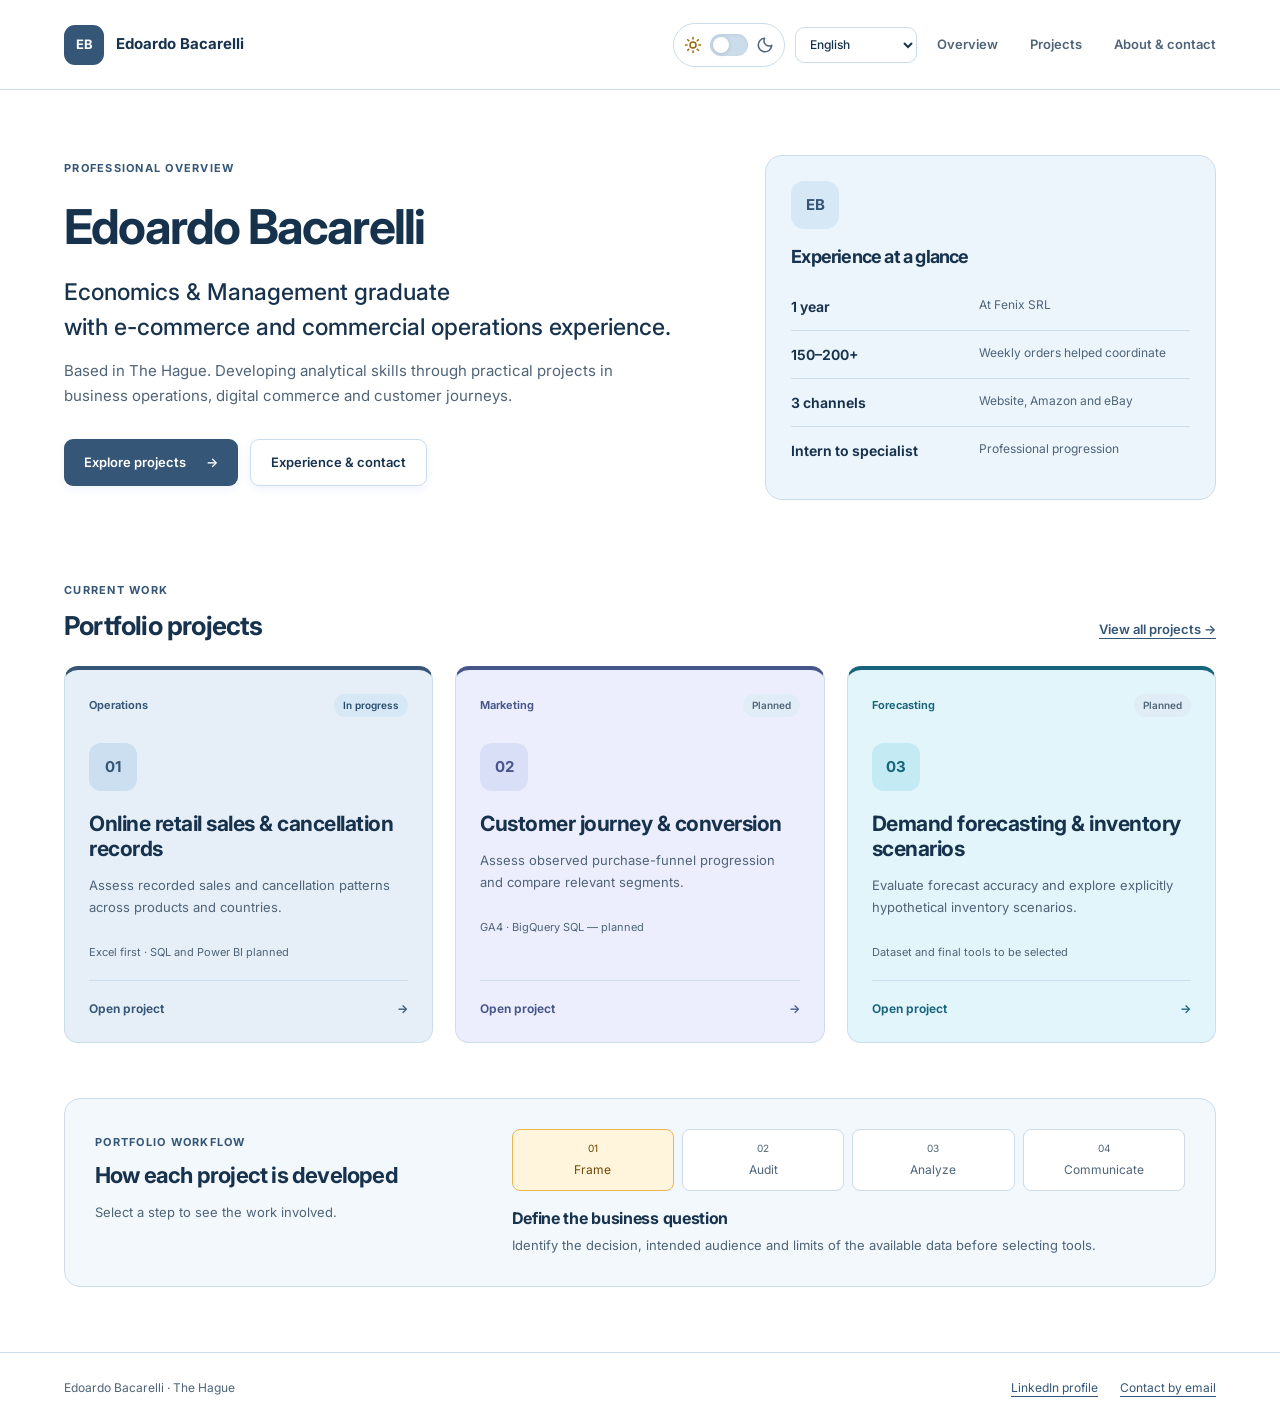
<file: index.html>
<!doctype html><html lang="en"><head><meta charset="utf-8"><meta name="viewport" content="width=device-width,initial-scale=1"><meta name="description" content="Edoardo Bacarelli: economics and management graduate with e-commerce operations experience, developing skills in business analytics."><title>Overview | Edoardo Bacarelli</title><script>try{document.documentElement.dataset.theme=localStorage.getItem("eb-theme")||(matchMedia("(prefers-color-scheme: dark)").matches?"dark":"light")}catch(e){}</script><link rel="stylesheet" href="style.css"><script src="translations.js" defer></script><script src="script.js" defer></script></head><body><a class="skip" href="#main">Skip to content</a><header><a class="brand" href="index.html"><span>EB</span> Edoardo Bacarelli</a><button class="menu" aria-expanded="false" aria-controls="nav">Menu</button><nav id="nav"><a href="index.html">Overview</a><a href="projects.html">Projects</a><a href="about.html">About & contact</a></nav></header><main id="main" tabindex="-1"><section class="intro"><div><span class="label">PROFESSIONAL OVERVIEW</span><h1>Edoardo Bacarelli</h1><p class="subtitle">Economics & Management graduate<br>with e-commerce and commercial operations experience.</p><p class="description">Based in The Hague. Developing analytical skills through practical projects in business operations, digital commerce and customer journeys.</p><div class="actions"><a class="button" href="projects.html">Explore projects <span aria-hidden="true">&rarr;</span></a><a class="button secondary" href="about.html">Experience & contact</a></div></div><aside class="profile-panel"><div class="avatar" aria-hidden="true">EB</div><h2>Experience at a glance</h2><dl><div><dt>1 year</dt><dd>At Fenix SRL</dd></div><div><dt>150–200+</dt><dd>Weekly orders helped coordinate</dd></div><div><dt>3 channels</dt><dd>Website, Amazon and eBay</dd></div><div><dt>Intern to specialist</dt><dd>Professional progression</dd></div></dl></aside></section><section><div class="section-head"><div><span class="label">CURRENT WORK</span><h2>Portfolio projects</h2></div><a href="projects.html">View all projects &rarr;</a></div><div class="project-grid"><article class="project-card blue" data-category="operations"><div class="card-meta"><span class="category">Operations</span><span class="badge working">In progress</span></div><div class="project-icon" aria-hidden="true">01</div><h2>Online retail sales & cancellation records</h2><p>Assess recorded sales and cancellation patterns across products and countries.</p><div class="tool-line">Excel first · SQL and Power BI planned</div><a class="card-link" href="retail.html">Open project <span aria-hidden="true">&rarr;</span></a></article><article class="project-card purple" data-category="marketing"><div class="card-meta"><span class="category">Marketing</span><span class="badge ">Planned</span></div><div class="project-icon" aria-hidden="true">02</div><h2>Customer journey & conversion</h2><p>Assess observed purchase-funnel progression and compare relevant segments.</p><div class="tool-line">GA4 · BigQuery SQL — planned</div><a class="card-link" href="marketing.html">Open project <span aria-hidden="true">&rarr;</span></a></article><article class="project-card orange" data-category="forecasting"><div class="card-meta"><span class="category">Forecasting</span><span class="badge ">Planned</span></div><div class="project-icon" aria-hidden="true">03</div><h2>Demand forecasting & inventory scenarios</h2><p>Evaluate forecast accuracy and explore explicitly hypothetical inventory scenarios.</p><div class="tool-line">Dataset and final tools to be selected</div><a class="card-link" href="forecast.html">Open project <span aria-hidden="true">&rarr;</span></a></article></div></section><section class="workflow-box"><div><span class="label">PORTFOLIO WORKFLOW</span><h2>How each project is developed</h2><p>Select a step to see the work involved.</p></div><div class="workflow" data-workflow><div class="workflow-buttons" role="group" aria-label="Project development steps"><button data-step="0" aria-pressed="true"><span>01</span>Frame</button><button data-step="1" aria-pressed="false"><span>02</span>Audit</button><button data-step="2" aria-pressed="false"><span>03</span>Analyze</button><button data-step="3" aria-pressed="false"><span>04</span>Communicate</button></div><div class="workflow-detail" aria-live="polite"><h3>Define the business question</h3><p>Identify the decision, intended audience and limits of the available data before selecting tools.</p></div></div></section></main><footer><span>Edoardo Bacarelli · The Hague</span><div class="footer-links"><a href="https://www.linkedin.com/in/edoardo-bacarelli-536613230/" target="_blank" rel="noopener noreferrer">LinkedIn profile</a> <a href="mailto:edoardobacarelli@gmail.com">Contact by email</a></div></footer></body></html>
</file>
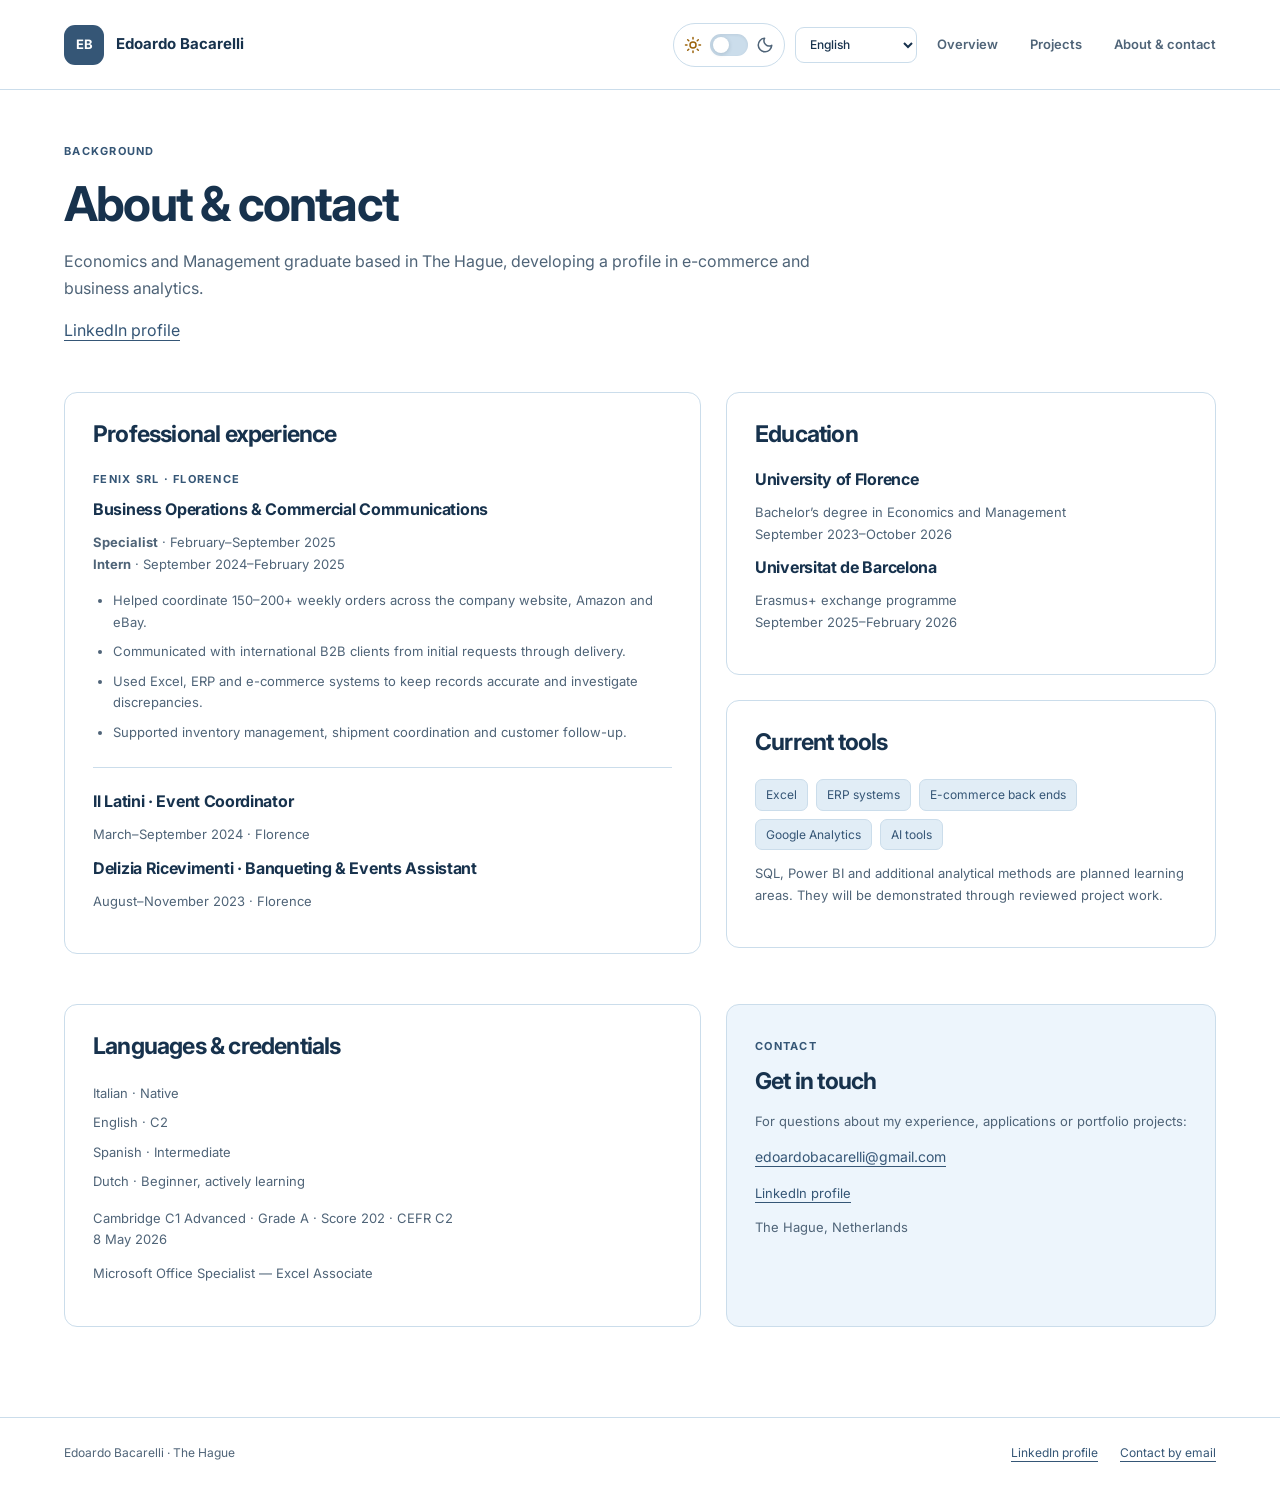
<file: about.html>
<!doctype html><html lang="en"><head><meta charset="utf-8"><meta name="viewport" content="width=device-width,initial-scale=1"><meta name="description" content="Edoardo Bacarelli: economics and management graduate with e-commerce operations experience, developing skills in business analytics."><title>About & contact | Edoardo Bacarelli</title><script>try{document.documentElement.dataset.theme=localStorage.getItem("eb-theme")||(matchMedia("(prefers-color-scheme: dark)").matches?"dark":"light")}catch(e){}</script><link rel="stylesheet" href="style.css"><script src="translations.js" defer></script><script src="script.js" defer></script></head><body><a class="skip" href="#main">Skip to content</a><header><a class="brand" href="index.html"><span>EB</span> Edoardo Bacarelli</a><button class="menu" aria-expanded="false" aria-controls="nav">Menu</button><nav id="nav"><a href="index.html">Overview</a><a href="projects.html">Projects</a><a href="about.html">About & contact</a></nav></header><main id="main" tabindex="-1"><div class="page-heading"><span class="label">BACKGROUND</span><h1>About & contact</h1><p>Economics and Management graduate based in The Hague, developing a profile in e-commerce and business analytics.</p><p><a href="https://www.linkedin.com/in/edoardo-bacarelli-536613230/" target="_blank" rel="noopener noreferrer">LinkedIn profile</a></p></div><div class="about-grid"><section class="white-panel"><h2>Professional experience</h2><div class="timeline-item"><span class="label">FENIX SRL · FLORENCE</span><h3>Business Operations & Commercial Communications</h3><p><strong>Specialist</strong> · February–September 2025<br><strong>Intern</strong> · September 2024–February 2025</p><ul><li>Helped coordinate 150–200+ weekly orders across the company website, Amazon and eBay.</li><li>Communicated with international B2B clients from initial requests through delivery.</li><li>Used Excel, ERP and e-commerce systems to keep records accurate and investigate discrepancies.</li><li>Supported inventory management, shipment coordination and customer follow-up.</li></ul></div><div class="timeline-item"><h3>Il Latini · Event Coordinator</h3><p>March–September 2024 · Florence</p><h3>Delizia Ricevimenti · Banqueting & Events Assistant</h3><p>August–November 2023 · Florence</p></div></section><div><section class="white-panel"><h2>Education</h2><h3>University of Florence</h3><p>Bachelor’s degree in Economics and Management<br>September 2023–October 2026</p><h3>Universitat de Barcelona</h3><p>Erasmus+ exchange programme<br>September 2025–February 2026</p></section><section class="white-panel"><h2>Current tools</h2><div class="tool-chips"><span>Excel</span><span>ERP systems</span><span>E-commerce back ends</span><span>Google Analytics</span><span>AI tools</span></div><p>SQL, Power BI and additional analytical methods are planned learning areas. They will be demonstrated through reviewed project work.</p></section></div><section class="white-panel"><h2>Languages & credentials</h2><ul class="plain-list"><li>Italian · Native</li><li>English · C2</li><li>Spanish · Intermediate</li><li>Dutch · Beginner, actively learning</li></ul><p>Cambridge C1 Advanced · Grade A · Score 202 · CEFR C2<br>8 May 2026</p><p>Microsoft Office Specialist — Excel Associate</p></section><section class="white-panel contact-panel"><span class="label">CONTACT</span><h2>Get in touch</h2><p>For questions about my experience, applications or portfolio projects:</p><a href="mailto:edoardobacarelli@gmail.com">edoardobacarelli@gmail.com</a><p><a href="https://www.linkedin.com/in/edoardo-bacarelli-536613230/" target="_blank" rel="noopener noreferrer">LinkedIn profile</a></p><p>The Hague, Netherlands</p></section></div></main><footer><span>Edoardo Bacarelli · The Hague</span><div class="footer-links"><a href="https://www.linkedin.com/in/edoardo-bacarelli-536613230/" target="_blank" rel="noopener noreferrer">LinkedIn profile</a> <a href="mailto:edoardobacarelli@gmail.com">Contact by email</a></div></footer></body></html>
</file>
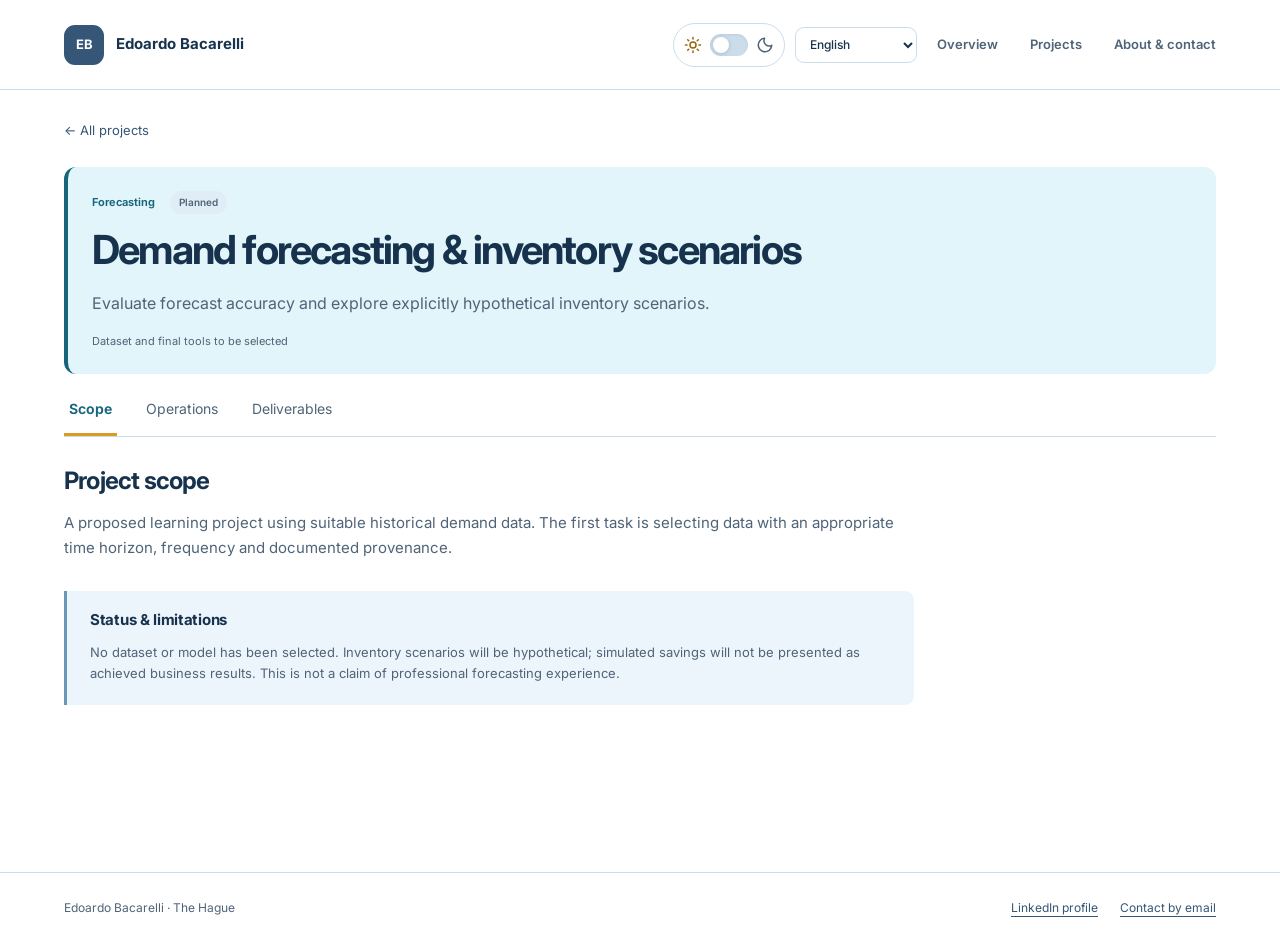
<file: forecast.html>
<!doctype html><html lang="en"><head><meta charset="utf-8"><meta name="viewport" content="width=device-width,initial-scale=1"><meta name="description" content="Edoardo Bacarelli: economics and management graduate with e-commerce operations experience, developing skills in business analytics."><title>Demand forecasting & inventory scenarios | Edoardo Bacarelli</title><script>try{document.documentElement.dataset.theme=localStorage.getItem("eb-theme")||(matchMedia("(prefers-color-scheme: dark)").matches?"dark":"light")}catch(e){}</script><link rel="stylesheet" href="style.css"><script src="translations.js" defer></script><script src="script.js" defer></script></head><body class="case-forecast"><a class="skip" href="#main">Skip to content</a><header><a class="brand" href="index.html"><span>EB</span> Edoardo Bacarelli</a><button class="menu" aria-expanded="false" aria-controls="nav">Menu</button><nav id="nav"><a href="index.html">Overview</a><a href="projects.html">Projects</a><a href="about.html">About & contact</a></nav></header><main id="main" tabindex="-1"><a class="back" href="projects.html">&larr; All projects</a><div class="page-heading case-heading orange"><div class="card-meta"><span class="category">Forecasting</span><span class="badge ">Planned</span></div><h1>Demand forecasting & inventory scenarios</h1><p>Evaluate forecast accuracy and explore explicitly hypothetical inventory scenarios.</p><div class="tool-line">Dataset and final tools to be selected</div></div><div class="tabs" role="tablist" aria-label="Case study details"><button role="tab" id="tab-scope" aria-controls="panel-scope" aria-selected="true" tabindex="0">Scope</button><button role="tab" id="tab-operations" aria-controls="panel-operations" aria-selected="false" tabindex="-1">Operations</button><button role="tab" id="tab-deliverables" aria-controls="panel-deliverables" aria-selected="false" tabindex="-1">Deliverables</button></div><section class="tab-panel" id="panel-scope" role="tabpanel" aria-labelledby="tab-scope"><h2>Project scope</h2><p>A proposed learning project using suitable historical demand data. The first task is selecting data with an appropriate time horizon, frequency and documented provenance.</p><div class="notice"><h3>Status & limitations</h3><p>No dataset or model has been selected. Inventory scenarios will be hypothetical; simulated savings will not be presented as achieved business results. This is not a claim of professional forecasting experience.</p></div></section><section class="tab-panel" id="panel-operations" role="tabpanel" aria-labelledby="tab-operations" hidden><h2>Operation checklist</h2><p>Expand each operation to inspect its intended scope. These are planned steps, not completed results.</p><div class="checklist"><details><summary><span class="step-number">1</span>Select appropriate data<span class="expand" aria-hidden="true">+</span></summary><p>Approve time coverage, granularity and source provenance.</p></details><details><summary><span class="step-number">2</span>Audit the time series<span class="expand" aria-hidden="true">+</span></summary><p>Check missing periods, anomalies and whether sales are a valid proxy for demand.</p></details><details><summary><span class="step-number">3</span>Define the target and horizon<span class="expand" aria-hidden="true">+</span></summary><p>Specify the quantity to forecast and the decision horizon.</p></details><details><summary><span class="step-number">4</span>Set chronological evaluation periods<span class="expand" aria-hidden="true">+</span></summary><p>Separate training and evaluation periods to prevent future information leakage.</p></details><details><summary><span class="step-number">5</span>Build and compare forecasts<span class="expand" aria-hidden="true">+</span></summary><p>Run a naive baseline and a suitable alternative on the same evaluation period.</p></details><details><summary><span class="step-number">6</span>Evaluate errors and bias<span class="expand" aria-hidden="true">+</span></summary><p>Use clearly defined measures to investigate accuracy and systematic over- or under-forecasting.</p></details><details><summary><span class="step-number">7</span>Document scenario assumptions<span class="expand" aria-hidden="true">+</span></summary><p>Explain inventory implications as hypothetical scenarios, with explicit assumptions and limitations.</p></details></div></section><section class="tab-panel" id="panel-deliverables" role="tabpanel" aria-labelledby="tab-deliverables" hidden><h2>Expected deliverables</h2><p>Artifacts will be linked after they are completed and reviewed.</p><ul class="deliverables"><li><span>Dataset audit and methodology</span><span class="badge">Planned</span></li><li><span>Baseline and forecast comparison</span><span class="badge">Planned</span></li><li><span>Out-of-sample error evaluation</span><span class="badge">Planned</span></li><li><span>Inventory scenario and decision memo</span><span class="badge">Planned</span></li></ul><div class="notice"><h3>Review standard</h3><p>Each published artifact should have clear definitions, traceable sources, documented decisions and checks that support its conclusions.</p></div></section></main><footer><span>Edoardo Bacarelli · The Hague</span><div class="footer-links"><a href="https://www.linkedin.com/in/edoardo-bacarelli-536613230/" target="_blank" rel="noopener noreferrer">LinkedIn profile</a> <a href="mailto:edoardobacarelli@gmail.com">Contact by email</a></div></footer></body></html>
</file>
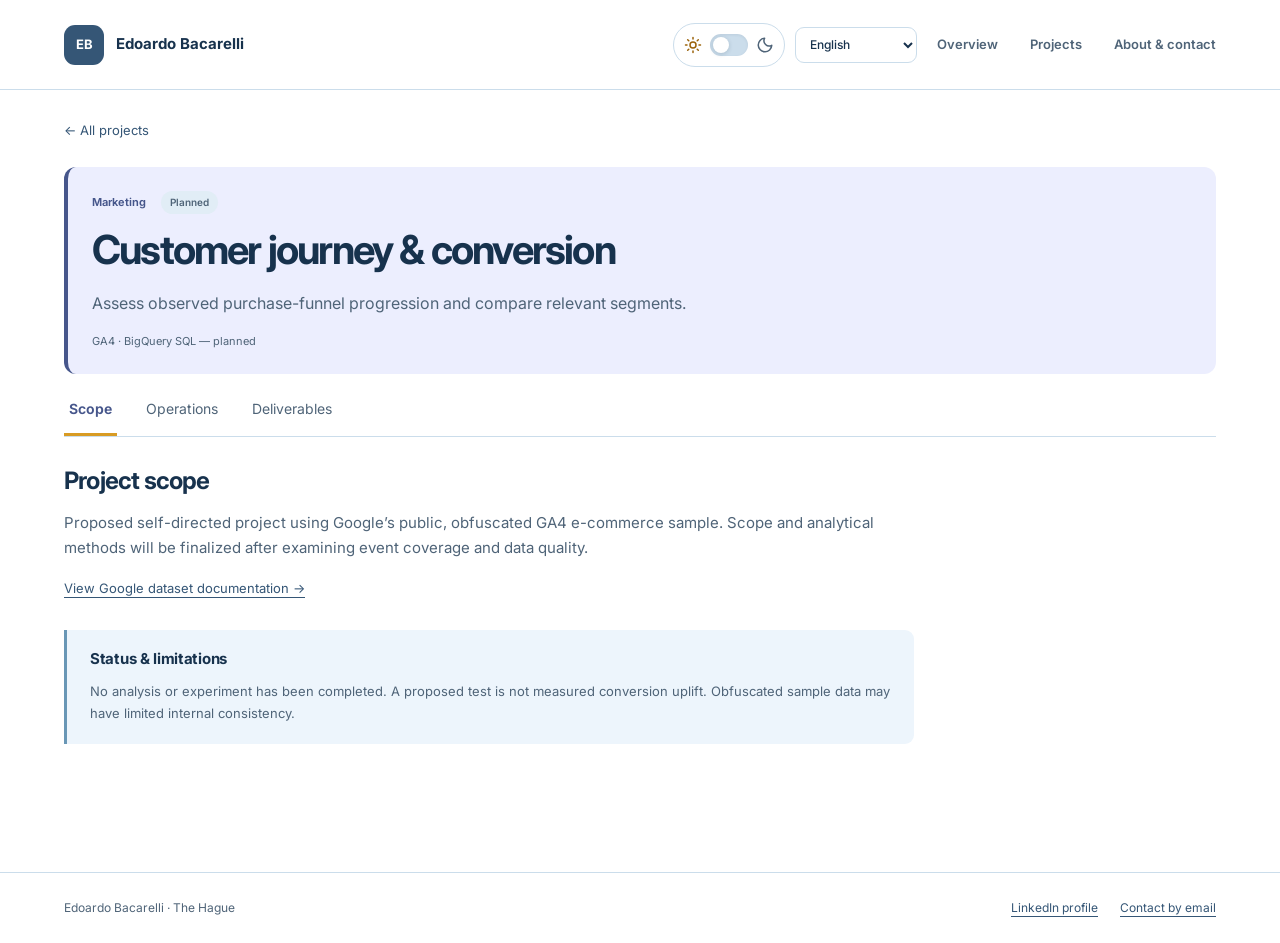
<file: marketing.html>
<!doctype html><html lang="en"><head><meta charset="utf-8"><meta name="viewport" content="width=device-width,initial-scale=1"><meta name="description" content="Edoardo Bacarelli: economics and management graduate with e-commerce operations experience, developing skills in business analytics."><title>Customer journey & conversion | Edoardo Bacarelli</title><script>try{document.documentElement.dataset.theme=localStorage.getItem("eb-theme")||(matchMedia("(prefers-color-scheme: dark)").matches?"dark":"light")}catch(e){}</script><link rel="stylesheet" href="style.css"><script src="translations.js" defer></script><script src="script.js" defer></script></head><body class="case-marketing"><a class="skip" href="#main">Skip to content</a><header><a class="brand" href="index.html"><span>EB</span> Edoardo Bacarelli</a><button class="menu" aria-expanded="false" aria-controls="nav">Menu</button><nav id="nav"><a href="index.html">Overview</a><a href="projects.html">Projects</a><a href="about.html">About & contact</a></nav></header><main id="main" tabindex="-1"><a class="back" href="projects.html">&larr; All projects</a><div class="page-heading case-heading purple"><div class="card-meta"><span class="category">Marketing</span><span class="badge ">Planned</span></div><h1>Customer journey & conversion</h1><p>Assess observed purchase-funnel progression and compare relevant segments.</p><div class="tool-line">GA4 · BigQuery SQL — planned</div></div><div class="tabs" role="tablist" aria-label="Case study details"><button role="tab" id="tab-scope" aria-controls="panel-scope" aria-selected="true" tabindex="0">Scope</button><button role="tab" id="tab-operations" aria-controls="panel-operations" aria-selected="false" tabindex="-1">Operations</button><button role="tab" id="tab-deliverables" aria-controls="panel-deliverables" aria-selected="false" tabindex="-1">Deliverables</button></div><section class="tab-panel" id="panel-scope" role="tabpanel" aria-labelledby="tab-scope"><h2>Project scope</h2><p>Proposed self-directed project using Google’s public, obfuscated GA4 e-commerce sample. Scope and analytical methods will be finalized after examining event coverage and data quality.</p><a class="source-link" href="https://developers.google.com/analytics/bigquery/web-ecommerce-demo-dataset" target="_blank" rel="noopener noreferrer">View Google dataset documentation &rarr;</a><div class="notice"><h3>Status & limitations</h3><p>No analysis or experiment has been completed. A proposed test is not measured conversion uplift. Obfuscated sample data may have limited internal consistency.</p></div></section><section class="tab-panel" id="panel-operations" role="tabpanel" aria-labelledby="tab-operations" hidden><h2>Operation checklist</h2><p>Expand each operation to inspect its intended scope. These are planned steps, not completed results.</p><div class="checklist"><details><summary><span class="step-number">1</span>Confirm data and limitations<span class="expand" aria-hidden="true">+</span></summary><p>Inspect the proposed Google sample and its obfuscation limitations.</p></details><details><summary><span class="step-number">2</span>Define identities and funnel steps<span class="expand" aria-hidden="true">+</span></summary><p>Specify users or sessions, event sequence and conversion eligibility rules.</p></details><details><summary><span class="step-number">3</span>Audit event quality<span class="expand" aria-hidden="true">+</span></summary><p>Check missing fields, duplicate events and consistency before analysis.</p></details><details><summary><span class="step-number">4</span>Build the SQL funnel<span class="expand" aria-hidden="true">+</span></summary><p>Prepare documented queries that count eligible progression through each step.</p></details><details><summary><span class="step-number">5</span>Compare relevant segments<span class="expand" aria-hidden="true">+</span></summary><p>Examine suitable segment differences without causal or attribution overclaims.</p></details><details><summary><span class="step-number">6</span>Validate counts and denominators<span class="expand" aria-hidden="true">+</span></summary><p>Reconcile stage counts and ensure comparisons use consistent definitions.</p></details><details><summary><span class="step-number">7</span>Draft an experiment proposal<span class="expand" aria-hidden="true">+</span></summary><p>Define a testable hypothesis, primary metric and guardrails. No uplift is claimed.</p></details></div></section><section class="tab-panel" id="panel-deliverables" role="tabpanel" aria-labelledby="tab-deliverables" hidden><h2>Expected deliverables</h2><p>Artifacts will be linked after they are completed and reviewed.</p><ul class="deliverables"><li><span>Event and funnel dictionary</span><span class="badge">Planned</span></li><li><span>Documented SQL queries</span><span class="badge">Planned</span></li><li><span>Funnel and segment analysis</span><span class="badge">Planned</span></li><li><span>Experiment proposal</span><span class="badge">Planned</span></li></ul><div class="notice"><h3>Review standard</h3><p>Each published artifact should have clear definitions, traceable sources, documented decisions and checks that support its conclusions.</p></div></section></main><footer><span>Edoardo Bacarelli · The Hague</span><div class="footer-links"><a href="https://www.linkedin.com/in/edoardo-bacarelli-536613230/" target="_blank" rel="noopener noreferrer">LinkedIn profile</a> <a href="mailto:edoardobacarelli@gmail.com">Contact by email</a></div></footer></body></html>
</file>
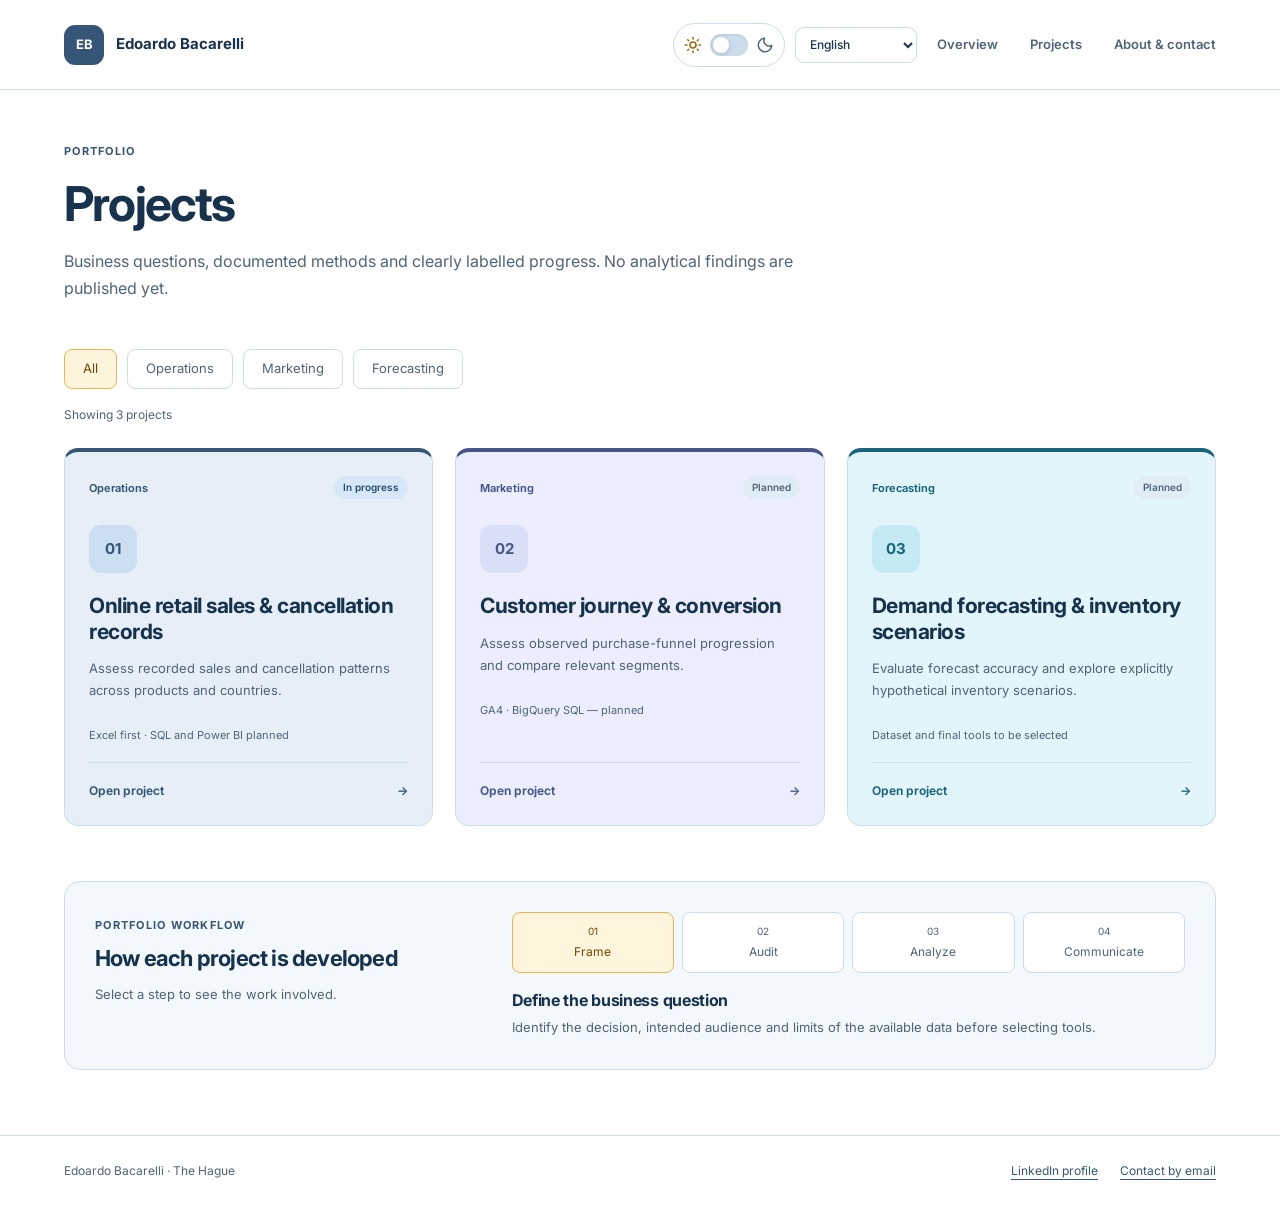
<file: projects.html>
<!doctype html><html lang="en"><head><meta charset="utf-8"><meta name="viewport" content="width=device-width,initial-scale=1"><meta name="description" content="Edoardo Bacarelli: economics and management graduate with e-commerce operations experience, developing skills in business analytics."><title>Projects | Edoardo Bacarelli</title><script>try{document.documentElement.dataset.theme=localStorage.getItem("eb-theme")||(matchMedia("(prefers-color-scheme: dark)").matches?"dark":"light")}catch(e){}</script><link rel="stylesheet" href="style.css"><script src="translations.js" defer></script><script src="script.js" defer></script></head><body><a class="skip" href="#main">Skip to content</a><header><a class="brand" href="index.html"><span>EB</span> Edoardo Bacarelli</a><button class="menu" aria-expanded="false" aria-controls="nav">Menu</button><nav id="nav"><a href="index.html">Overview</a><a href="projects.html">Projects</a><a href="about.html">About & contact</a></nav></header><main id="main" tabindex="-1"><div class="page-heading"><span class="label">PORTFOLIO</span><h1>Projects</h1><p>Business questions, documented methods and clearly labelled progress. No analytical findings are published yet.</p></div><div class="filters" role="group" aria-label="Filter projects"><button data-filter="all" aria-pressed="true">All</button><button data-filter="operations" aria-pressed="false">Operations</button><button data-filter="marketing" aria-pressed="false">Marketing</button><button data-filter="forecasting" aria-pressed="false">Forecasting</button></div><p class="filter-count" aria-live="polite">Showing 3 projects</p><div class="project-grid"><article class="project-card blue" data-category="operations"><div class="card-meta"><span class="category">Operations</span><span class="badge working">In progress</span></div><div class="project-icon" aria-hidden="true">01</div><h2>Online retail sales & cancellation records</h2><p>Assess recorded sales and cancellation patterns across products and countries.</p><div class="tool-line">Excel first · SQL and Power BI planned</div><a class="card-link" href="retail.html">Open project <span aria-hidden="true">&rarr;</span></a></article><article class="project-card purple" data-category="marketing"><div class="card-meta"><span class="category">Marketing</span><span class="badge ">Planned</span></div><div class="project-icon" aria-hidden="true">02</div><h2>Customer journey & conversion</h2><p>Assess observed purchase-funnel progression and compare relevant segments.</p><div class="tool-line">GA4 · BigQuery SQL — planned</div><a class="card-link" href="marketing.html">Open project <span aria-hidden="true">&rarr;</span></a></article><article class="project-card orange" data-category="forecasting"><div class="card-meta"><span class="category">Forecasting</span><span class="badge ">Planned</span></div><div class="project-icon" aria-hidden="true">03</div><h2>Demand forecasting & inventory scenarios</h2><p>Evaluate forecast accuracy and explore explicitly hypothetical inventory scenarios.</p><div class="tool-line">Dataset and final tools to be selected</div><a class="card-link" href="forecast.html">Open project <span aria-hidden="true">&rarr;</span></a></article></div><section class="workflow-box"><div><span class="label">PORTFOLIO WORKFLOW</span><h2>How each project is developed</h2><p>Select a step to see the work involved.</p></div><div class="workflow" data-workflow><div class="workflow-buttons" role="group" aria-label="Project development steps"><button data-step="0" aria-pressed="true"><span>01</span>Frame</button><button data-step="1" aria-pressed="false"><span>02</span>Audit</button><button data-step="2" aria-pressed="false"><span>03</span>Analyze</button><button data-step="3" aria-pressed="false"><span>04</span>Communicate</button></div><div class="workflow-detail" aria-live="polite"><h3>Define the business question</h3><p>Identify the decision, intended audience and limits of the available data before selecting tools.</p></div></div></section></main><footer><span>Edoardo Bacarelli · The Hague</span><div class="footer-links"><a href="https://www.linkedin.com/in/edoardo-bacarelli-536613230/" target="_blank" rel="noopener noreferrer">LinkedIn profile</a> <a href="mailto:edoardobacarelli@gmail.com">Contact by email</a></div></footer></body></html>
</file>
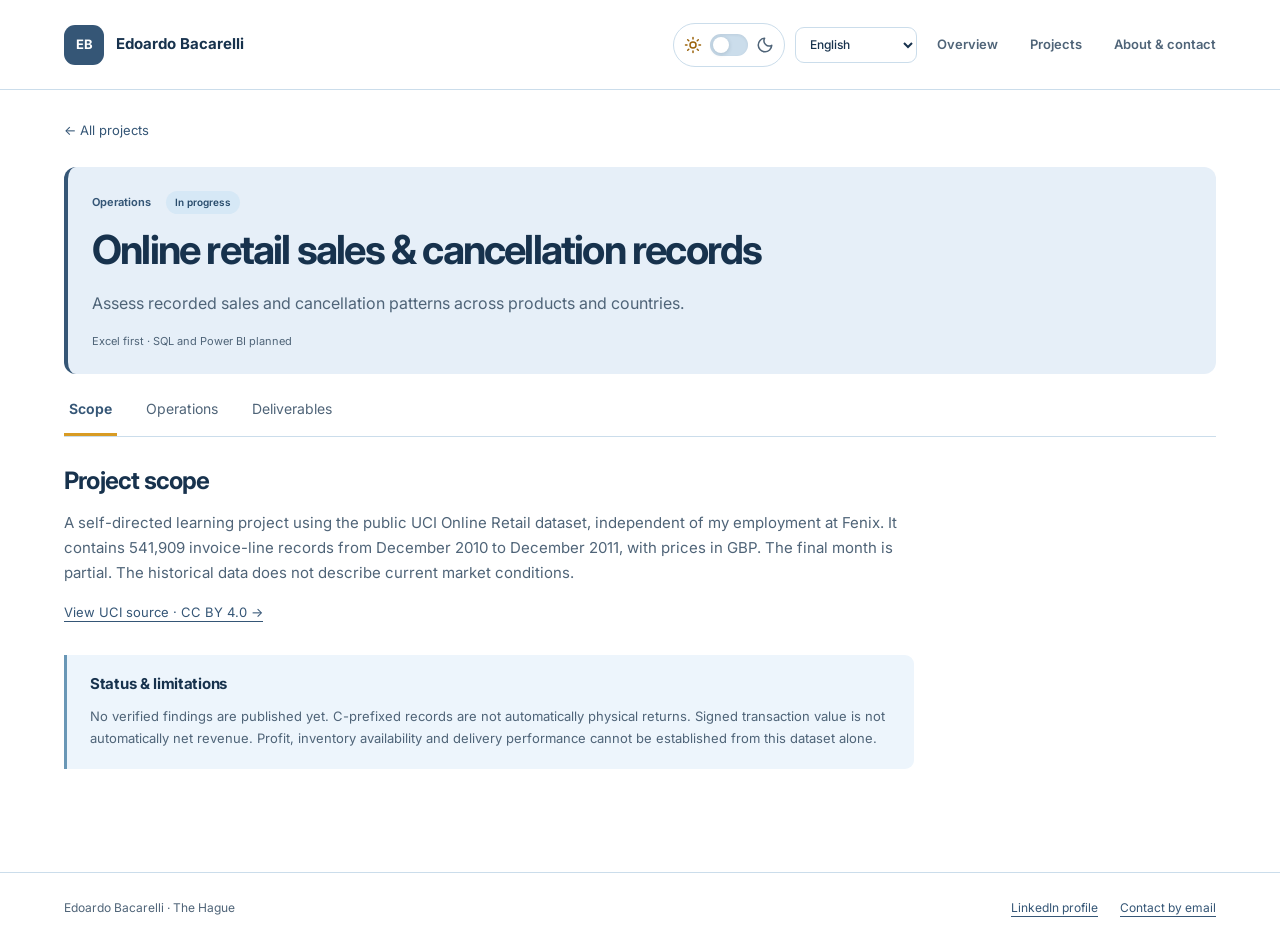
<file: retail.html>
<!doctype html><html lang="en"><head><meta charset="utf-8"><meta name="viewport" content="width=device-width,initial-scale=1"><meta name="description" content="Edoardo Bacarelli: economics and management graduate with e-commerce operations experience, developing skills in business analytics."><title>Online retail sales & cancellation records | Edoardo Bacarelli</title><script>try{document.documentElement.dataset.theme=localStorage.getItem("eb-theme")||(matchMedia("(prefers-color-scheme: dark)").matches?"dark":"light")}catch(e){}</script><link rel="stylesheet" href="style.css"><script src="translations.js" defer></script><script src="script.js" defer></script></head><body class="case-retail"><a class="skip" href="#main">Skip to content</a><header><a class="brand" href="index.html"><span>EB</span> Edoardo Bacarelli</a><button class="menu" aria-expanded="false" aria-controls="nav">Menu</button><nav id="nav"><a href="index.html">Overview</a><a href="projects.html">Projects</a><a href="about.html">About & contact</a></nav></header><main id="main" tabindex="-1"><a class="back" href="projects.html">&larr; All projects</a><div class="page-heading case-heading blue"><div class="card-meta"><span class="category">Operations</span><span class="badge working">In progress</span></div><h1>Online retail sales & cancellation records</h1><p>Assess recorded sales and cancellation patterns across products and countries.</p><div class="tool-line">Excel first · SQL and Power BI planned</div></div><div class="tabs" role="tablist" aria-label="Case study details"><button role="tab" id="tab-scope" aria-controls="panel-scope" aria-selected="true" tabindex="0">Scope</button><button role="tab" id="tab-operations" aria-controls="panel-operations" aria-selected="false" tabindex="-1">Operations</button><button role="tab" id="tab-deliverables" aria-controls="panel-deliverables" aria-selected="false" tabindex="-1">Deliverables</button></div><section class="tab-panel" id="panel-scope" role="tabpanel" aria-labelledby="tab-scope"><h2>Project scope</h2><p>A self-directed learning project using the public UCI Online Retail dataset, independent of my employment at Fenix. It contains 541,909 invoice-line records from December 2010 to December 2011, with prices in GBP. The final month is partial. The historical data does not describe current market conditions.</p><a class="source-link" href="https://archive.ics.uci.edu/dataset/352/online+retail" target="_blank" rel="noopener noreferrer">View UCI source · CC BY 4.0 &rarr;</a><div class="notice"><h3>Status & limitations</h3><p>No verified findings are published yet. C-prefixed records are not automatically physical returns. Signed transaction value is not automatically net revenue. Profit, inventory availability and delivery performance cannot be established from this dataset alone.</p></div></section><section class="tab-panel" id="panel-operations" role="tabpanel" aria-labelledby="tab-operations" hidden><h2>Operation checklist</h2><p>Expand each operation to inspect its intended scope. These are planned steps, not completed results.</p><div class="checklist"><details><summary><span class="step-number">1</span>Preserve and inspect the source<span class="expand" aria-hidden="true">+</span></summary><p>Keep the raw source intact and inspect available fields and their meaning.</p></details><details><summary><span class="step-number">2</span>Audit record quality<span class="expand" aria-hidden="true">+</span></summary><p>Check data types, missing values, duplicates and the signs of quantities and prices. Document exclusions.</p></details><details><summary><span class="step-number">3</span>Define invoices and metrics<span class="expand" aria-hidden="true">+</span></summary><p>Specify qualifying invoices, sales value, signed transaction value and recorded cancellation measures, including denominators.</p></details><details><summary><span class="step-number">4</span>Prepare analytical aggregates<span class="expand" aria-hidden="true">+</span></summary><p>Build Excel summaries, with SQL as a planned extension, at suitable invoice, product, country and time levels.</p></details><details><summary><span class="step-number">5</span>Reconcile results<span class="expand" aria-hidden="true">+</span></summary><p>Check totals against the audited source. Distinguish lines from invoices and avoid misleading partial-month comparisons.</p></details><details><summary><span class="step-number">6</span>Build the commercial overview<span class="expand" aria-hidden="true">+</span></summary><p>Select charts and tables that communicate validated patterns without unsupported profit or stock claims.</p></details><details><summary><span class="step-number">7</span>Document priorities and limits<span class="expand" aria-hidden="true">+</span></summary><p>Write a concise decision memo identifying investigation priorities, evidence and unresolved questions.</p></details></div></section><section class="tab-panel" id="panel-deliverables" role="tabpanel" aria-labelledby="tab-deliverables" hidden><h2>Expected deliverables</h2><p>Artifacts will be linked after they are completed and reviewed.</p><ul class="deliverables"><li><span>Audited Excel workbook</span><span class="badge">Planned</span></li><li><span>Data audit and KPI dictionary</span><span class="badge">Planned</span></li><li><span>SQL analysis — planned extension</span><span class="badge">Planned</span></li><li><span>Power BI dashboard — planned extension</span><span class="badge">Planned</span></li><li><span>Decision memo and reproducible README</span><span class="badge">Planned</span></li></ul><div class="notice"><h3>Review standard</h3><p>Each published artifact should have clear definitions, traceable sources, documented decisions and checks that support its conclusions.</p></div></section></main><footer><span>Edoardo Bacarelli · The Hague</span><div class="footer-links"><a href="https://www.linkedin.com/in/edoardo-bacarelli-536613230/" target="_blank" rel="noopener noreferrer">LinkedIn profile</a> <a href="mailto:edoardobacarelli@gmail.com">Contact by email</a></div></footer></body></html>
</file>
<file: style.css>
@import url('https://fonts.googleapis.com/css2?family=Inter:wght@400;500;600;650;700;750;800&display=swap');
:root{--ink:#17324d;--muted:#4f6478;--blue:#355676;--line:#cbddeb;--background:#f3f8fc}*{box-sizing:border-box}html{scroll-behavior:smooth}body{margin:0;font:15px/1.65 Inter,Arial,sans-serif;color:var(--ink);background:white}button,a{-webkit-tap-highlight-color:transparent}button{font:inherit;cursor:pointer}a{color:var(--blue);text-underline-offset:4px}a:focus-visible,button:focus-visible,summary:focus-visible{outline:3px solid #0077b6;outline-offset:4px}.skip{position:absolute;top:-100px;left:20px;background:white;padding:10px;z-index:20}.skip:focus{top:10px}header{height:90px;padding:0 max(5%,calc((100% - 1200px)/2));display:flex;align-items:center;justify-content:space-between;border-bottom:1px solid var(--line);gap:20px}.brand{display:flex;align-items:center;gap:12px;font-weight:700;text-decoration:none;color:var(--ink)}.brand span{background:var(--blue);color:white;width:40px;height:40px;border-radius:11px;display:grid;place-items:center;font-size:13px}nav{display:flex;gap:32px}nav a{text-decoration:none;color:var(--muted);font-size:13px;font-weight:600}nav a:hover{color:var(--blue)}.menu{display:none}main{max-width:1200px;margin:auto;padding:0 0 65px}h1,h2,h3{line-height:1.2;letter-spacing:-.8px;margin:0;font-weight:700}h1{font-size:48px;letter-spacing:-1.8px}h2{font-size:26px}h3{font-size:18px;letter-spacing:-.3px}p{color:var(--muted)}.label{font-size:11px;letter-spacing:1.25px;font-weight:700;color:#355676}.intro{display:grid;grid-template-columns:1.4fr 1fr;gap:70px;padding:65px 0}.intro h1{margin-top:18px}.subtitle{font-size:23px;line-height:1.5;color:var(--ink);margin:20px 0 15px;font-weight:500}.description{font-size:15px;max-width:570px}.actions{display:flex;gap:12px;flex-wrap:wrap;margin-top:30px}.button{background:var(--blue);color:white;border-radius:9px;padding:12px 20px;text-decoration:none;font-size:13px;font-weight:600;display:inline-flex;gap:20px;align-items:center}.button.secondary{background:white;color:var(--ink);border:1px solid var(--line)}.button:hover{box-shadow:0 4px 15px #35567625}.profile-panel{background:linear-gradient(135deg,#edf5fc,#edf5fc);border:1px solid #cbddeb;border-radius:17px;padding:25px}.avatar{background:#d6e8f6;width:48px;height:48px;border-radius:13px;display:grid;place-items:center;font-weight:700;color:#355676;margin-bottom:17px}.profile-panel h2{font-size:18px}.profile-panel dl{margin-bottom:0}.profile-panel dl>div{display:grid;grid-template-columns:1fr 1.2fr;padding:12px 0;border-bottom:1px solid #cbddeb;gap:12px}.profile-panel dl>div:last-child{border:0}.profile-panel dt{font-weight:650;font-size:14px}.profile-panel dd{margin:0;color:var(--muted);font-size:12px}.section-head{display:flex;justify-content:space-between;align-items:flex-end;margin:12px 0 25px}.section-head h2{margin-top:8px}.section-head>a{font-size:13px;font-weight:600}.project-grid{display:grid;grid-template-columns:repeat(3,1fr);gap:22px}.project-card{border:1px solid var(--line);border-radius:14px;padding:24px;display:flex;flex-direction:column;transition:box-shadow .15s,transform .15s;background:#edf5fc}.project-card:hover{box-shadow:0 8px 25px #17324d14;transform:translateY(-3px)}.card-meta{display:flex;justify-content:space-between;align-items:center;gap:8px}.category{font-size:11px;font-weight:650;color:var(--blue)}.badge{display:inline-block;white-space:nowrap;font-size:10px;font-weight:600;line-height:1.5;background:#e1edf6;color:#4f6478;padding:4px 9px;border-radius:20px}.badge.working{background:#d6e8f6;color:#284b6b}.project-icon{width:48px;height:48px;display:grid;place-items:center;background:#d6e8f6;color:#355676;border-radius:12px;font-size:15px;font-weight:700;margin:26px 0 20px}.purple .project-icon{color:#355676;background:#d6e8f6}.purple .category{color:#355676}.orange .project-icon{color:#355676;background:#d6e8f6}.orange .category{color:#355676}.project-card h2{font-size:21px;letter-spacing:-.5px}.project-card p{font-size:13px;line-height:1.7}.tool-line{font-size:11px;color:var(--muted);padding:12px 0 18px}.card-link{margin-top:auto;padding-top:18px;border-top:1px solid var(--line);display:flex;justify-content:space-between;text-decoration:none;font-weight:650;font-size:12px}.workflow-box{margin-top:55px;border-radius:16px;background:#f3f8fc;border:1px solid var(--line);padding:30px;display:grid;grid-template-columns:.85fr 1.5fr;gap:35px}.workflow-box h2{font-size:22px;margin:8px 0}.workflow-box p{font-size:13px;margin-bottom:0}.workflow-buttons{display:grid;grid-template-columns:repeat(4,1fr);gap:8px}.workflow-buttons button{background:white;border:1px solid var(--line);border-radius:8px;padding:10px 8px;color:var(--muted);font-size:12px}.workflow-buttons button span{display:block;font-size:10px;margin-bottom:3px}.workflow-buttons button[aria-pressed=true]{background:#d6e8f6;border-color:#6997b6;color:#284b6b}.workflow-detail{margin-top:18px}.workflow-detail h3{font-size:16px}.workflow-detail p{margin-top:7px}.page-heading{padding:48px 0 32px}.page-heading h1{margin-top:12px}.page-heading>p{max-width:790px;font-size:16px}.filters{display:flex;gap:10px;flex-wrap:wrap}.filters button{background:white;border:1px solid var(--line);border-radius:8px;padding:8px 18px;font-size:13px;color:var(--muted)}.filters button[aria-pressed=true]{background:var(--blue);color:white;border-color:var(--blue)}.filter-count{font-size:12px;margin:16px 0 24px}.back{display:inline-block;margin-top:30px;font-size:13px;text-decoration:none}.case-heading{padding-top:26px;max-width:900px}.case-heading h1{font-size:40px;max-width:800px}.case-heading .card-meta{justify-content:flex-start;gap:15px}.case-heading .tool-line{padding:0}.tabs{display:flex;gap:24px;border-bottom:1px solid var(--line);margin-top:10px}.tabs button{border:0;background:none;padding:13px 5px;font-size:14px;color:var(--muted);border-bottom:3px solid transparent}.tabs button[aria-selected=true]{border-color:var(--blue);color:var(--blue);font-weight:650}.tab-panel{max-width:850px;padding:30px 0;min-height:370px}.tab-panel h2{font-size:24px}.tab-panel>p{font-size:15px}.notice{border-left:3px solid #6997b6;background:#edf5fc;padding:20px 23px;margin-top:30px;border-radius:0 9px 9px 0}.notice h3{font-size:15px}.notice p{font-size:13px;margin-bottom:0}.source-link{font-size:13px}.checklist{display:grid;gap:12px;margin-top:25px}.checklist details{border:1px solid var(--line);border-radius:10px;background:white;overflow:hidden}.checklist summary{list-style:none;padding:17px 20px;display:flex;align-items:center;gap:15px;font-weight:600;font-size:14px;cursor:pointer}.checklist summary::-webkit-details-marker{display:none}.step-number{width:27px;height:27px;display:grid;place-items:center;background:#d6e8f6;color:var(--blue);border-radius:7px;font-size:12px}.expand{margin-left:auto;font-size:20px;font-weight:400}.checklist details[open] .expand{transform:rotate(45deg)}.checklist details p{margin:0;padding:0 25px 20px 62px;font-size:13px}.deliverables{list-style:none;padding:0;margin-top:25px}.deliverables li{display:flex;justify-content:space-between;align-items:center;gap:20px;padding:16px 0;border-bottom:1px solid var(--line);font-size:14px}.about-grid{display:grid;grid-template-columns:1.3fr 1fr;gap:25px}.white-panel{border:1px solid var(--line);border-radius:13px;padding:28px;margin-bottom:25px}.white-panel h2{font-size:23px;margin-bottom:22px}.white-panel h3{font-size:16px}.white-panel p,.white-panel li{font-size:13px}.white-panel ul{padding-left:20px}.white-panel li{color:var(--muted);margin:8px 0}.timeline-item+.timeline-item{border-top:1px solid var(--line);margin-top:24px;padding-top:24px}.timeline-item .label{display:block;margin-bottom:12px}.tool-chips{display:flex;flex-wrap:wrap;gap:8px}.tool-chips span{background:#e1edf6;border:1px solid #cbddeb;border-radius:7px;color:#355676;padding:5px 10px;font-size:12px}.plain-list{list-style:none;padding-left:0!important}.contact-panel{background:#edf5fc;border-color:#cbddeb}.contact-panel h2{margin-top:10px;margin-bottom:15px}.contact-panel>a{font-size:14px;word-break:break-word}footer{border-top:1px solid var(--line);padding:25px max(5%,calc((100% - 1200px)/2));display:flex;justify-content:space-between;font-size:12px;color:var(--muted)}[hidden]{display:none!important}@media(max-width:1300px){main{margin:0 5%}}@media(max-width:900px){.intro{gap:30px}.intro h1{font-size:40px}.subtitle{font-size:19px}.project-grid{gap:15px}.project-card{padding:20px}.project-card h2{font-size:19px}.card-meta{align-items:flex-start;flex-direction:column}.workflow-box{grid-template-columns:1fr;gap:20px}.profile-panel{padding:22px}.profile-panel dl>div{grid-template-columns:1fr}.about-grid{grid-template-columns:1fr 1fr}.case-heading .card-meta{flex-direction:row}}@media(max-width:650px){header{height:75px;position:relative}.brand{font-size:13px}.brand span{width:34px;height:34px;font-size:11px}.menu{display:block;background:white;border:1px solid var(--line);border-radius:7px;padding:6px 12px;font-size:12px}nav{display:none;position:absolute;top:74px;left:0;right:0;background:white;padding:22px 5%;border-bottom:1px solid var(--line);z-index:5;gap:24px}nav.open{display:flex}.intro{grid-template-columns:1fr;padding:35px 0;gap:25px}.intro h1{font-size:36px}.subtitle{font-size:19px}.description{font-size:14px}.profile-panel dl{display:grid;grid-template-columns:1fr 1fr;gap:0 20px}.profile-panel dl>div:nth-last-child(2){border:0}.project-grid{grid-template-columns:1fr;gap:17px}.project-card{padding:23px}.card-meta{flex-direction:row;align-items:center}.project-card h2{font-size:23px}.project-icon{margin:22px 0 15px}.section-head{align-items:center;gap:10px}.section-head>a{font-size:11px;white-space:nowrap}.section-head h2{font-size:23px}.workflow-box{padding:22px;margin-top:30px}.workflow-buttons{grid-template-columns:1fr 1fr}.page-heading{padding-top:32px}.page-heading h1{font-size:36px}.page-heading>p{font-size:14px}.about-grid{grid-template-columns:1fr;gap:0}.white-panel{padding:23px}.case-heading h1{font-size:32px}.tabs{gap:20px}.tabs button{font-size:13px}.deliverables li{font-size:13px}.checklist summary{padding:15px;gap:10px;font-size:13px}.checklist details p{padding-left:52px}.notice{padding:18px}footer{font-size:10px;gap:15px}.profile-panel h2{font-size:18px}}@media(prefers-reduced-motion:reduce){html{scroll-behavior:auto}.project-card{transition:none}.project-card:hover{transform:none}}

.footer-links{display:flex;gap:22px;flex-wrap:wrap}

/* Three coordinated blue identities: steel, periwinkle, ice. */
.project-card{--project-fill:#e6eff8;--project-accent:#355676;--project-chip:#cbdff0;background:var(--project-fill);border-top:4px solid var(--project-accent)}
.project-card.purple,.case-marketing{--project-fill:#eceefe;--project-accent:#46568b;--project-chip:#d9dff6}
.project-card.orange,.case-forecast{--project-fill:#e2f5fa;--project-accent:#17647d;--project-chip:#c4eaf3}
.project-card .category,.project-card .project-icon{color:var(--project-accent)}
.project-card .project-icon{background:var(--project-chip)}
.project-card .card-link{color:var(--project-accent)}
.case-retail{--project-fill:#e6eff8;--project-accent:#355676;--project-chip:#cbdff0}
.case-retail .case-heading,.case-marketing .case-heading,.case-forecast .case-heading{background:var(--project-fill);border-left:4px solid var(--project-accent);padding:24px;border-radius:12px;margin-top:24px;max-width:none}
.case-retail .category,.case-marketing .category,.case-forecast .category{color:var(--project-accent)}
.case-retail .step-number,.case-marketing .step-number,.case-forecast .step-number{background:var(--project-chip);color:var(--project-accent)}
.case-retail .tabs button[aria-selected=true],.case-marketing .tabs button[aria-selected=true],.case-forecast .tabs button[aria-selected=true]{color:var(--project-accent);border-color:var(--project-accent)}
/* Shared controls and interactive project surfaces */
.visually-hidden{position:absolute;width:1px;height:1px;padding:0;margin:-1px;overflow:hidden;clip:rect(0,0,0,0);white-space:nowrap;border:0}.header-controls{display:flex;align-items:center;gap:10px;margin-left:auto}.theme-toggle{width:36px;height:36px;border:1px solid var(--line);border-radius:9px;background:var(--surface,#fff);display:grid;place-items:center;color:var(--ink)}.theme-icon{display:block;width:15px;height:15px;border-radius:50%;box-shadow:inset -5px -3px 0 0 currentColor;border:1.5px solid currentColor}.language-control select{height:36px;border:1px solid var(--line);border-radius:9px;background:var(--surface,#fff);color:var(--ink);font:500 12px Inter,Arial,sans-serif;padding:0 25px 0 10px;max-width:125px}.project-card{position:relative;transition:transform .2s ease,box-shadow .2s ease,border-color .2s ease;transform-origin:center;isolation:isolate}.card-link::after{content:"";position:absolute;inset:0;border-radius:14px;z-index:1}.project-card:hover,.project-card:focus-within{transform:scale(1.025);box-shadow:0 16px 35px #2254aa1f;border-color:#b6ccf3;z-index:2}.project-card:focus-within{outline:3px solid #e4a322;outline-offset:3px}.project-card.touch-active{transform:scale(1.025);box-shadow:0 14px 30px #2254aa25}.card-link:focus-visible{outline:none}.button{box-shadow:0 3px 9px #2459df12}.theme-toggle:hover,.language-control select:hover{border-color:#d59b25}.theme-toggle:focus-visible,.language-control select:focus-visible{outline:3px solid #dca329;outline-offset:3px}
/* All page surfaces share the same theme tokens. */
:root{--surface:#fff;--soft:#f7f9fe;--blue-soft:#eff4ff;--blue-line:#dbe6ff;--amber:#bb7811;--amber-soft:#fff4dc;color-scheme:light}html[data-theme=dark]{--ink:#edf2fc;--muted:#b3bed3;--blue:#89b2ff;--line:#34435b;--background:#101928;--surface:#172238;--soft:#1c2940;--blue-soft:#21375c;--blue-line:#385780;--amber:#f3c063;--amber-soft:#44371f;color-scheme:dark}html[data-theme=dark] body{background:var(--background)}html[data-theme=dark] header,html[data-theme=dark] footer{background:#121c2d}html[data-theme=dark] .brand span,html[data-theme=dark] .button,html[data-theme=dark] .filters button[aria-pressed=true]{background:#3069dc;color:#fff}html[data-theme=dark] .label{color:#a9c5f4}html[data-theme=dark] .project-card,html[data-theme=dark] .white-panel,html[data-theme=dark] .checklist details,html[data-theme=dark] .workflow-buttons button,html[data-theme=dark] .filters button,html[data-theme=dark] .button.secondary,html[data-theme=dark] .menu{background:var(--surface);color:var(--ink)}html[data-theme=dark] .profile-panel{background:linear-gradient(130deg,#1a2c49,#1c2940);border-color:var(--blue-line)}html[data-theme=dark] .profile-panel dl>div{border-color:var(--line)}html[data-theme=dark] .avatar,html[data-theme=dark] .project-icon,html[data-theme=dark] .step-number{background:var(--blue-soft);color:#a7c8ff}html[data-theme=dark] .purple .project-icon{background:#342752;color:#d1b4ff}html[data-theme=dark] .purple .category{color:#cfadff}html[data-theme=dark] .orange .project-icon{background:var(--amber-soft);color:var(--amber)}html[data-theme=dark] .orange .category{color:var(--amber)}html[data-theme=dark] .badge{background:#2a374d;color:#c8d1e3}html[data-theme=dark] .badge.working{background:#1c4036;color:#a4e6c4}html[data-theme=dark] .workflow-box{background:var(--soft)}html[data-theme=dark] .workflow-buttons button[aria-pressed=true]{background:var(--blue-soft);border-color:#6b98e5;color:#c9ddff}html[data-theme=dark] .notice,html[data-theme=dark] .contact-panel{background:#1c304c;border-color:#547eb8}html[data-theme=dark] .tool-chips span{background:var(--blue-soft);border-color:var(--blue-line);color:#bdd4ff}html[data-theme=dark] .project-card:hover,html[data-theme=dark] .project-card:focus-within{box-shadow:0 16px 35px #0005;border-color:#6089bf}html[data-theme=dark] .theme-icon{box-shadow:none;background:#f3c063;border-color:#f3c063;outline:2px dotted #f3c063;outline-offset:3px}html[data-theme=dark] .skip{background:var(--surface)}
@media(max-width:900px){header{gap:16px}nav{gap:20px}.header-controls{gap:7px}.language-control select{max-width:112px}}@media(max-width:650px){header{gap:8px;flex-wrap:wrap;height:auto;min-height:82px;padding-top:14px;padding-bottom:14px}.brand{font-size:12px;gap:8px;flex:1}.brand span{width:31px;height:31px}.header-controls{order:2;margin-left:0;gap:7px}.menu{order:3;padding:6px 9px}.theme-toggle,.language-control select{height:32px}.theme-toggle{width:32px}.language-control select{font-size:11px;max-width:105px;padding-left:8px}.brand{min-width:190px}nav{top:100%;padding-top:18px}html[data-theme=dark] nav{background:var(--surface)}.project-card.in-view{transform:scale(1.015);box-shadow:0 10px 25px #2254aa14}.project-card.touch-active{transform:scale(1.025)}}@media(max-width:380px){.brand{flex-basis:100%;min-width:0}.header-controls{margin-right:auto}.menu{margin-left:0}}@media(prefers-reduced-motion:reduce){.project-card{transition:none!important}.project-card:hover,.project-card:focus-within,.project-card.in-view,.project-card.touch-active{transform:none!important}}
/* Theme-specific project accents preserve the category identity and contrast. */
html[data-theme=dark] .project-card,html[data-theme=dark] .case-retail{--project-fill:#1d3049;--project-accent:#adceff;--project-chip:#2e4c70}html[data-theme=dark] .project-card.purple,html[data-theme=dark] .case-marketing{--project-fill:#2b2c4c;--project-accent:#c7baff;--project-chip:#454465}html[data-theme=dark] .project-card.orange,html[data-theme=dark] .case-forecast{--project-fill:#193743;--project-accent:#8dd9ed;--project-chip:#2b5362}html[data-theme=dark] .project-card .category,html[data-theme=dark] .project-card .card-link,html[data-theme=dark] .case-retail .category,html[data-theme=dark] .case-marketing .category,html[data-theme=dark] .case-forecast .category{color:var(--project-accent)}html[data-theme=dark] .project-card{background:var(--project-fill)}html[data-theme=dark] .filters button[aria-pressed=true]{background:#3069dc;color:#fff;border-color:#6490e7}
html:not([data-theme=dark]) .workflow-buttons button[aria-pressed=true]{background:#fff4dc;border-color:#e8b653;color:#704600}html:not([data-theme=dark]) .filters button[aria-pressed=true]{background:#fff4dc;border-color:#e8b653;color:#704600}html:not([data-theme=dark]) .tabs button[aria-selected=true]{border-bottom-color:#d89b24}html:not([data-theme=dark]) .project-card:hover,html:not([data-theme=dark]) .project-card:focus-within{border-color:#d8a33d}html[data-theme=dark] .workflow-buttons button[aria-pressed=true]{background:#44371f;border-color:#b78634;color:#f6d58b}html[data-theme=dark] .tabs button[aria-selected=true]{border-bottom-color:#e3b45f}
/* Consistent amber interaction feedback in both themes. */
html[data-theme=dark] .filters button[aria-pressed=true],html[data-theme=dark] .workflow-buttons button[aria-pressed=true]{background:#44371f;border-color:#d7a447;color:#ffe0a3}
html[data-theme=dark] .tabs button[aria-selected=true]{color:#ffe0a3;border-bottom-color:#efb64f}
html[data-theme=dark] .project-card:hover,html[data-theme=dark] .project-card:focus-within,html[data-theme=dark] .project-card.touch-active{border-color:#efb64f;box-shadow:0 12px 30px #0005,0 0 0 1px #efb64f55}
html[data-theme=dark] button:active,html[data-theme=dark] .button:active{background:#44371f;color:#ffe0a3;border-color:#efb64f}
@media(max-width:650px){html[data-theme=dark] .project-card.in-view{border-color:#c38e36}}

/* Labelled by accessible name; visible sun/moon endpoints and sliding thumb. */
.theme-toggle{width:auto;min-width:100px;min-height:44px;height:44px;padding:0 10px;display:flex;gap:8px;border-radius:24px;background:var(--surface);color:var(--ink);touch-action:manipulation}
.switch-sun,.switch-moon{display:block;font:20px/1 Arial,sans-serif;color:var(--muted)}
.switch-track{display:block;position:relative;width:38px;height:22px;padding:3px;border-radius:20px;background:#cbddeb;box-shadow:inset 0 1px 3px #17324d15}
.switch-thumb{display:block;width:16px;height:16px;background:white;border-radius:50%;box-shadow:0 1px 4px #17324d30;transition:transform .2s ease}
html:not([data-theme=dark]) .switch-sun{color:#9b630a}
html[data-theme=dark] .switch-track{background:#e6b45d}
html[data-theme=dark] .switch-thumb{transform:translateX(16px);background:#17324d}
html[data-theme=dark] .switch-moon{color:#ffe0a3}
.theme-toggle:hover{border-color:var(--amber)}
@media(max-width:650px){.theme-toggle{width:auto;height:44px;min-width:100px}.header-controls{gap:9px}.language-control select{height:44px}.menu{min-height:44px}}
@media(prefers-reduced-motion:reduce){.switch-thumb{transition:none}}

.switch-sun,.switch-moon{display:flex;align-items:center;justify-content:center;width:18px;height:18px}.switch-sun svg,.switch-moon svg{display:block;flex-shrink:0}
</file>
